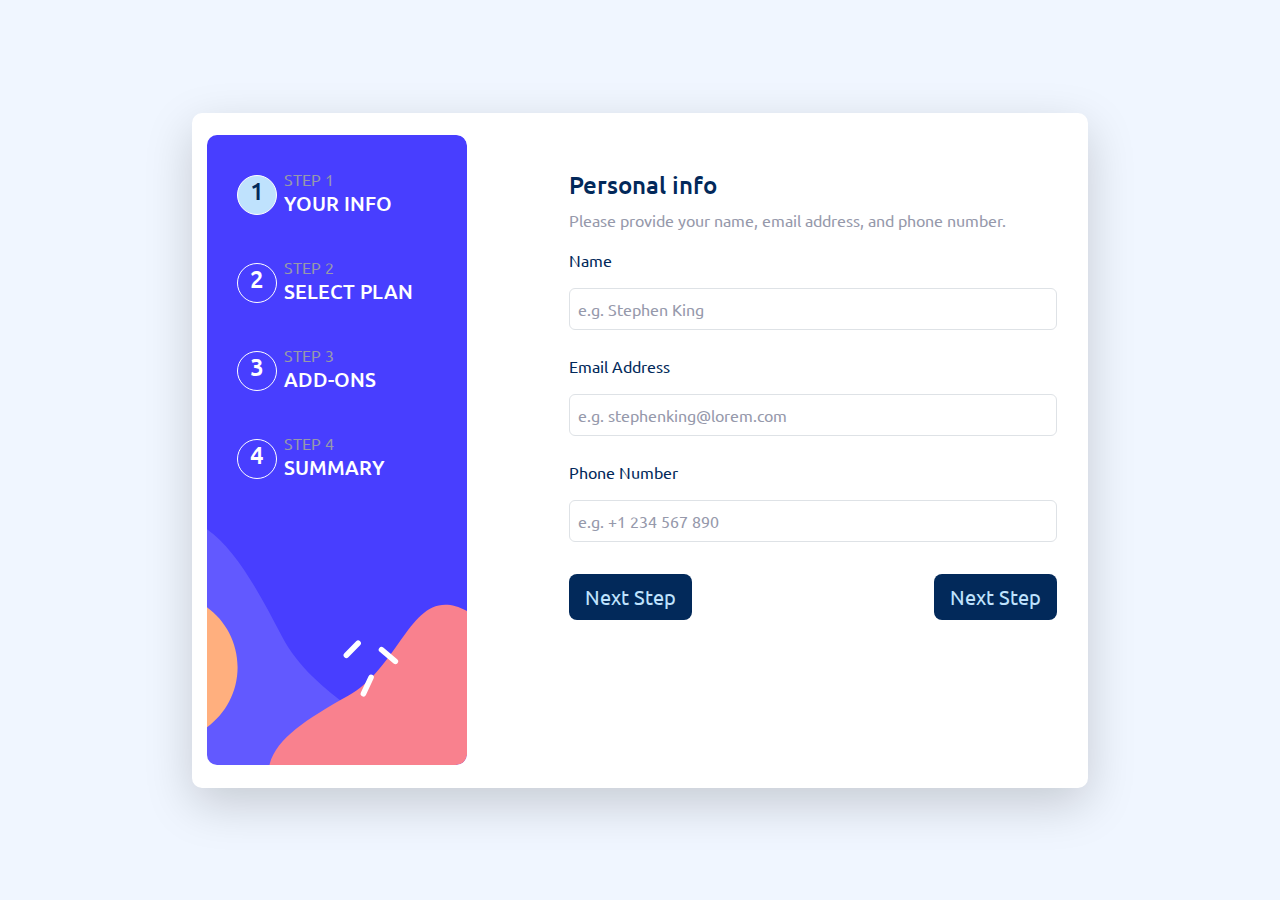
<file: index.html>
<!DOCTYPE html>
<html lang="en">
<head>
  <meta charset="UTF-8">
  <meta name="viewport" content="width=device-width, initial-scale=1.0"> <!-- displays site properly based on user's device -->

  <link rel="icon" type="image/png" sizes="32x32" href="./assets/images/favicon-32x32.png">
  
  <title>Multi-step form</title>

  <!-- Feel free to remove these styles or customise in your own stylesheet 👍 -->
  <style>
    .attribution { font-size: 11px; text-align: center; }
    .attribution a { color: hsl(228, 45%, 44%); }
  </style>

<!-- bootstrap css  -->
<link rel="stylesheet" href="https://cdn.jsdelivr.net/npm/bootstrap@5.3.2/dist/css/bootstrap.min.css">

<!-- css link -->
<link rel="stylesheet" href="./css/style.css">
</head>
<body class="">

  <div class="main-container shadow-lg">
    <main class="">
      <div class="nav-btn d-md-flex justify-content-evenly align-items-center w-md-100">
        <div class="one">
          <h4>1</h4>
        </div>
        <div class="nav-content w-75 d-none d-lg-block">
          <span>STEP 1</span>
          <h5>YOUR INFO</h5>
        </div>
      </div>
  
      <div class="nav-btn w-md-100 d-md-flex justify-content-evenly align-items-center">
        <div class="two ms-3 ms-lg-0">
          <h4>2</h4>
        </div>
        <div class="nav-content w-75 d-none d-lg-block">
          <span>STEP 2</span>
          <h5>SELECT PLAN</h5>
        </div>
      </div>
  
      <div class="nav-btn w-md-100 d-md-flex justify-content-evenly align-items-center">
        <div class="three mx-3 mx-lg-0">
          <h4>3</h4>
        </div>
        <div class="nav-content w-75 d-none d-lg-block">
          <span>STEP 3</span>
          <h5>ADD-ONS</h5>
        </div>
      </div>
  
      <div class="nav-btn w-md-100 d-md-flex justify-content-evenly align-items-center">
        <div class="four">
          <h4>4</h4>
        </div>
        <div class="nav-content w-75 d-none d-lg-block">
          <span>STEP 4</span>
          <h5>SUMMARY</h5>
        </div>
      </div>
    </main>
  
    <section class="col-10 offset-1 offset-lg-0 p-3">
      <div class="top mb-3">
        <h4> Personal info</h4>
        <p>Please provide your name, email address, and phone number.</p>
      </div>
      
        <!-- form 1 -->
      <form action="">
        
        <div class="col">
          <label for="">Name</label>
          <input class="form-control p-2" type="text" placeholder="e.g. Stephen King">
        </div>
        <div class="col my-4">
          <label for="">Email Address</label>
          <input class="form-control p-2" type="email" placeholder="e.g. stephenking@lorem.com">
        </div>
        <div class="col">
          <label for="">Phone Number</label>
          <input class="form-control p-2" type="tel" placeholder="e.g. +1 234 567 890">
        </div>
      </form>
      <div class="btn-container d-none d-md-flex justify-content-between">
        <a class="btn btn-lg mb-3" href="./step2.html">Next Step</a>
        <a class="btn btn-lg mb-3" href="./step2.html">Next Step</a>
      </div>
    </section>
  </div>
  

  <div class="next-btn py-3 d-md-none d-flex justify-content-between">
    <a class="btn btn-lg mb-3 d-none" href="./step2.html">Next Step</a>
    <a class="btn btn-lg mb-3" href="./step2.html">Next Step</a>
  </div>

  <!-- <div class="attribution">
    Challenge by <a href="https://www.frontendmentor.io?ref=challenge" target="_blank">Frontend Mentor</a>. 
    Coded by <a href="#">Your Name Here</a>.
  </div> -->
</body>
</html>
</file>
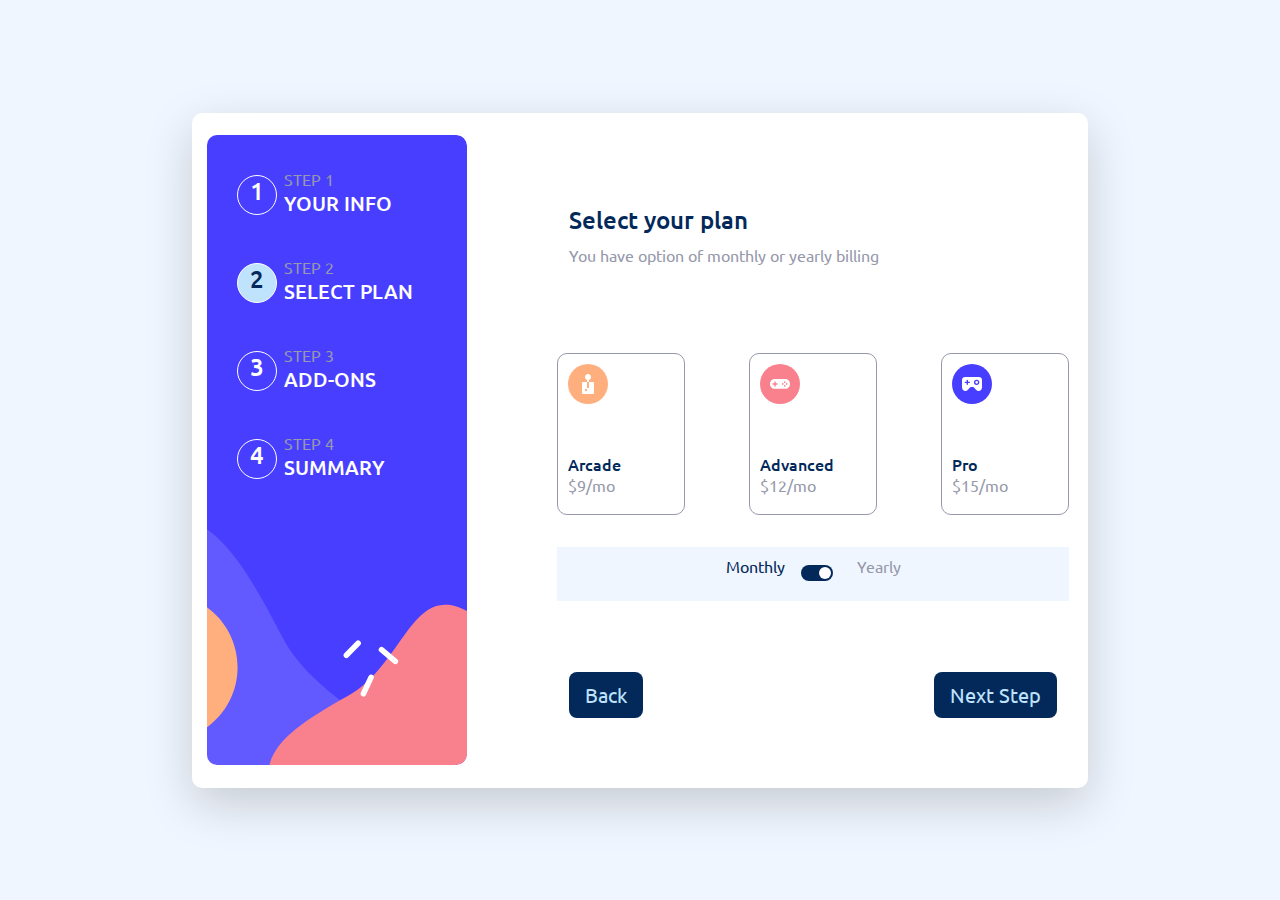
<file: step2.html>
<!DOCTYPE html>
<html lang="en">
  <head>
    <meta charset="UTF-8" />
    <meta name="viewport" content="width=device-width, initial-scale=1.0" />
    <!-- displays site properly based on user's device -->

    <link
      rel="icon"
      type="image/png"
      sizes="32x32"
      href="./assets/images/favicon-32x32.png"
    />

    <title>Step 2</title>

    <!-- bootstrap css  -->
    <link
      rel="stylesheet"
      href="https://cdn.jsdelivr.net/npm/bootstrap@5.3.2/dist/css/bootstrap.min.css"
    />

    <!-- css link -->
    <link rel="stylesheet" href="./css/step2.css" />
  </head>
  <body class="">
    <div class="main-container shadow-lg">
      <main class="">
        <div
          class="nav-btn d-md-flex justify-content-evenly align-items-center w-md-100"
        >
          <div class="one">
            <h4>1</h4>
          </div>
          <div class="nav-content w-75 d-none d-lg-block">
            <span>STEP 1</span>
            <h5>YOUR INFO</h5>
          </div>
        </div>

        <div
          class="nav-btn w-md-100 d-md-flex justify-content-evenly align-items-center"
        >
          <div class="two ms-3 ms-lg-0">
            <h4>2</h4>
          </div>
          <div class="nav-content w-75 d-none d-lg-block">
            <span>STEP 2</span>
            <h5>SELECT PLAN</h5>
          </div>
        </div>

        <div
          class="nav-btn w-md-100 d-md-flex justify-content-evenly align-items-center"
        >
          <div class="three mx-3 mx-lg-0">
            <h4>3</h4>
          </div>
          <div class="nav-content w-75 d-none d-lg-block">
            <span>STEP 3</span>
            <h5>ADD-ONS</h5>
          </div>
        </div>

        <div
          class="nav-btn w-md-100 d-md-flex justify-content-evenly align-items-center"
        >
          <div class="four">
            <h4>4</h4>
          </div>
          <div class="nav-content w-75 d-none d-lg-block">
            <span>STEP 4</span>
            <h5>SUMMARY</h5>
          </div>
        </div>
      </main>

      <section class="main-section col-10 offset-1 offset-lg-0 p-3">
        <div class="top mb-3 mb-md-0">
          <h4>Select your plan</h4>
          <p>You have option of monthly or yearly billing</p>
        </div>

        <!-- form -->
        <div class="row gap-3 gap-md-3 justify-content-md-between">
          <div class="box col-12 col-md-3">
            <div class="box-icon">
              <img src="./assets/images/icon-arcade.svg" alt="">
            </div>
            <div class="box-content ms-4 ms-md-0">
              <h4>Arcade</h4>
              <p>$9/mo</p>
            </div>
          </div>

          <div class="box col-12 col-md-3">
            <div class="box-icon">
              <img src="./assets/images/icon-advanced.svg" alt="">
            </div>
            <div class="box-content ms-4 ms-md-0">
              <h4>Advanced</h4>
              <p>$12/mo</p>
            </div>
          </div>
          <div class="box col-12 col-md-3">
            <div class="box-icon">
              <img src="./assets/images/icon-pro.svg" alt="">
            </div>
            <div class="box-content ms-4 ms-md-0">
              <h4>Pro</h4>
              <p>$15/mo</p>
            </div>
          </div>
          <div class=" lbox col-12">
            <p>Monthly</p>
            <div class="form-check form-switch mx-3">
              <input class="form-check-input" type="checkbox" role="switch" id="flexSwitchCheckChecked" checked>
              <label class="form-check-label" for="flexSwitchCheckChecked"></label>
            </div>
            <p>Yearly</p>

          </div>
        </div>

        <!-- md, lg button -->
        <div class="btn-container d-none d-md-flex justify-content-between">
          <a class="btn btn-lg mb-3" href="./index.html">Back</a>
          <a class="btn btn-lg mb-3" href="./step3.html">Next Step</a>
        </div>
      </section>
    </div>


    <!-- mobile button -->
    <div
      class="next-btn container py-3 d-md-none d-flex justify-content-between"
    >
      <a class="btn btn-lg mb-3" href="./index.html">Go Back</a>
      <a class="btn btn-lg mb-3" href="./step3.html">Next Step</a>
    </div>
  </body>
</html>
</file>
<file: css/style.css>
@import url("https://fonts.googleapis.com/css2?family=Ubuntu:wght@400;500;700&display=swap");

:root {
  --Marineblue: hsl(213, 96%, 18%);
  --Purplishblue: hsl(243, 100%, 62%);
  --Pastelblue: hsl(228, 100%, 84%);
  --Lightblue: hsl(206, 94%, 87%);
  --Strawberryred: hsl(354, 84%, 57%);
  --Coolgray: hsl(231, 11%, 63%);
  --Lightgray: hsl(229, 24%, 87%);
  --Magnolia: hsl(217, 100%, 97%);
  --Alabaster: hsl(231, 100%, 99%);
  --White: hsl(0, 0%, 100%);
  --para: 16px;
  --family: "Ubuntu", "Sans-Serif";
  --fw-semi: 400;
  --fw-bold: 500;
  --fw-xbold: 700;
}
body {
  background-color: var(--Magnolia);
  font-family: var(--family);

}

main {
  background-image: url("../assets/images/bg-sidebar-mobile.svg");
  background-size: cover;
  display: flex;
  justify-content: center;
  height: 30vh;
  position: relative;
}

.one,
.two,
.three,
.four {
  display: flex;
  justify-content: center;
  align-items: center;
  color: var(--White);
  width: 50px;
  height: 50px;
  padding: 10px;
  border-radius: 50%;
  margin-top: 2rem;
  border: 1px solid var(--White);
}
.one {
  background-color: var(--Lightblue);
  color: var(--Marineblue);
}

.nav-btn :nth-child(1):hover {
  background-color: var(--Lightblue);
  color: var(--Marineblue);
}

section {
  width: 200px;
  position: absolute;
  top: 20%;
  background-color: var(--Alabaster);
  padding: 10px;
  border-radius: 10px;
}

.form-control{
  margin-top: 1rem;
}

.form-control:focus {
  box-shadow: none;
  border: 1px solid var(--Marineblue);
  outline: none;
}
.top h4,
label {
  color: var(--Marineblue);
}
p {
  color: var(--Coolgray);
}
::placeholder {
  color: var(--Coolgray) !important;
}
.next-btn {
  width: 100%;
  position: absolute;
  bottom: 0;
  background-color: var(--White);
}
.next-btn .btn {
  right: -60%;
  position: relative;
  background-color: var(--Marineblue);
  color: var(--Lightblue);
}

.btn-container{
  margin-top: 2rem;
}
.btn-container a{
  background-color: var(--Marineblue);
  color: var(--Lightblue);
  border: none;
  text-decoration: none;
}
.btn-container a:hover{
  background-color: var(--Marineblue);
  color: var(--Lightblue);
  opacity: .9;
}
/* madia query */

@media (min-width: 768px) and (max-width: 900px){
  section{
    margin-top: 2rem;
  }
} 

@media (min-width: 900px) {
  body {
    width: 100%;
    display: flex;
    justify-content: center;
    align-items: center;
    height: 100vh;
  }
  .main-container {
    width: 70%;
    display: flex;
    justify-content: space-between;
    align-items: center;
    height: 75vh;
    background-color: var(--White);
    padding: 15px;
    border-radius: 10px;
  }
  main {
    width: 30% !important;
    height: 70vh;
    flex-direction: column;
    justify-content: flex-start;
    background-image: url("../assets/images/bg-sidebar-desktop.svg");
    background-size: cover;
    background-position: 100%;
    border-radius: 10px;
  }
  section {
    width: 60% !important;
    height: 70vh;
    margin-top: 2.5rem;
  }
  main,
  section {
    position: static;
    background-color: var(--White);
  }

  .nav-btn :nth-child(1) {
    margin-top: 0;
  }

  .one,
  .two,
  .three,
  .four {
    width: 40px;
    height: 40px;
    display: flex;
    justify-content: center;
    align-items: center;
  }
  .nav-btn {
    margin-top: 2rem;
     margin-left: 1.5rem;
  }

  .nav-content span {
    color: var(--Coolgray);
  }
  .nav-content h5 {
    color: var(--White);
  }
}
</file>
<file: css/step2.css>
@import url("https://fonts.googleapis.com/css2?family=Ubuntu:wght@400;500;700&display=swap");

:root {
  --Marineblue: hsl(213, 96%, 18%);
  --Purplishblue: hsl(243, 100%, 62%);
  --Pastelblue: hsl(228, 100%, 84%);
  --Lightblue: hsl(206, 94%, 87%);
  --Strawberryred: hsl(354, 84%, 57%);
  --Coolgray: hsl(231, 11%, 63%);
  --Lightgray: hsl(229, 24%, 87%);
  --Magnolia: hsl(217, 100%, 97%);
  --Alabaster: hsl(231, 100%, 99%);
  --White: hsl(0, 0%, 100%);
  --para: 1rem;
  --family: "Ubuntu", "Sans-Serif";
  --fw-semi: 400;
  --fw-bold: 500;
  --fw-xbold: 700;
}
a, button, li, a:active, a:focus{
  border: none;
  list-style: none;
  text-decoration: none;
  box-shadow: none;
}
body {
  background-color: var(--Magnolia);
  font-family: var(--family);
}

main {
  background-image: url("../assets/images/bg-sidebar-mobile.svg");
  background-size: cover;
  display: flex;
  justify-content: center;
  height: 30vh;
  position: relative;
}
/* .main-container{
  height: 75vh;
} */
.one,
.two,
.three,
.four {
  display: flex;
  justify-content: center;
  align-items: center;
  color: var(--White);
  width: 50px;
  height: 50px;
  padding: 10px;
  border-radius: 50%;
  margin-top: 2rem;
  border: 1px solid var(--White);
}
.two {
  background-color: var(--Lightblue);
  color: var(--Marineblue);
}

.nav-btn :nth-child(1):hover {
  background-color: var(--Lightblue);
  color: var(--Marineblue);
}

section {
  width: 200px;
  position: absolute;
  top: 20%;
  background-color: var(--Alabaster);
  padding: 10px;
  border-radius: 10px;
}

.box{
  height: 10vh;
  display: flex;
  align-items: center;
  border-radius: 10px;
  border: 1px solid var(--Coolgray);
}
.box:hover{
  border: 1px solid var(--Marineblue);
}
.box-content{
  line-height: 6px;
}
.box-content h4, .lbox :nth-child(1){
  color: var(--Marineblue);
}
.box-content p{
  color: var(--Coolgray);
}
.lbox, .lbox:hover{
  height: 6vh;
  border: none;
  background-color: var(--Magnolia);
  display: flex;
  align-items: center;
  justify-content: center;
  margin-top: 1rem;
}
.form-check-input{
  background-color: var(--Marineblue) !important;
}
.form-check, .form-check-input, .form-check label{
  box-shadow: none !important;
  border: none !important;
}

.top h4 {
  color: var(--Marineblue);
}
p {
  color: var(--Coolgray);
}

.next-btn {
  width: 100%;
  position: absolute;
  bottom: 0;
  background-color: var(--White);
}
.next-btn .btn {
  position: relative;
  background-color: var(--Marineblue);
  color: var(--Lightblue);
}
.next-btn :nth-child(1){
  background-color: var(--White) !important;
  color: var(--Marineblue);
}


.btn-container a{
  background-color: var(--Marineblue);
  color: var(--Lightblue);
  border: none;
  text-decoration: none;
}
.btn-container a:hover{
  background-color: var(--Marineblue);
  color: var(--Lightblue);
  opacity: .9;
}
/* madia query */

@media (min-width: 768px) and (max-width: 900px){
  section{
    margin-top: 2rem;
  }
} 

@media (min-width: 900px) {
  body {
    width: 100%;
    display: flex;
    justify-content: center;
    align-items: center;
    height: 100vh;
  }
  .main-container {
    width: 70%;
    display: flex;
    justify-content: space-between;
    align-items: center;
    height: 75vh;
    background-color: var(--White);
    padding: 15px;
    border-radius: 10px;
  }
  main {
    width: 30% !important;
    height: 70vh;
    flex-direction: column;
    justify-content: flex-start;
    background-image: url("../assets/images/bg-sidebar-desktop.svg");
    background-size: cover;
    background-position: 100%;
    border-radius: 10px;
  }
  section {
    width: 60% !important;
    height: 70vh;
    margin-top: 2.5rem;
  }
  main,
  section {
    position: static;
    background-color: var(--White);
  }

  .nav-btn :nth-child(1) {
    margin-top: 0;
  }

  .one,
  .two,
  .three,
  .four {
    width: 40px;
    height: 40px;
    display: flex;
    justify-content: center;
    align-items: center;
  }
  .nav-btn {
    margin-top: 2rem;
     margin-left: 1.5rem;
  }

  .nav-content span {
    color: var(--Coolgray);
  }
  .nav-content h5 {
    color: var(--White);
  }

  .box{
    flex-direction: column;
    align-items: flex-start;
    justify-content: space-between;
    height: 18vh;
    padding: 10px 0 10px 10px;
    }
    .box-content h4{
      font-size: 1rem;
    }
    .main-section {
      display: flex;
      flex-direction: column;
      justify-content: space-around;
    }
}
</file>
